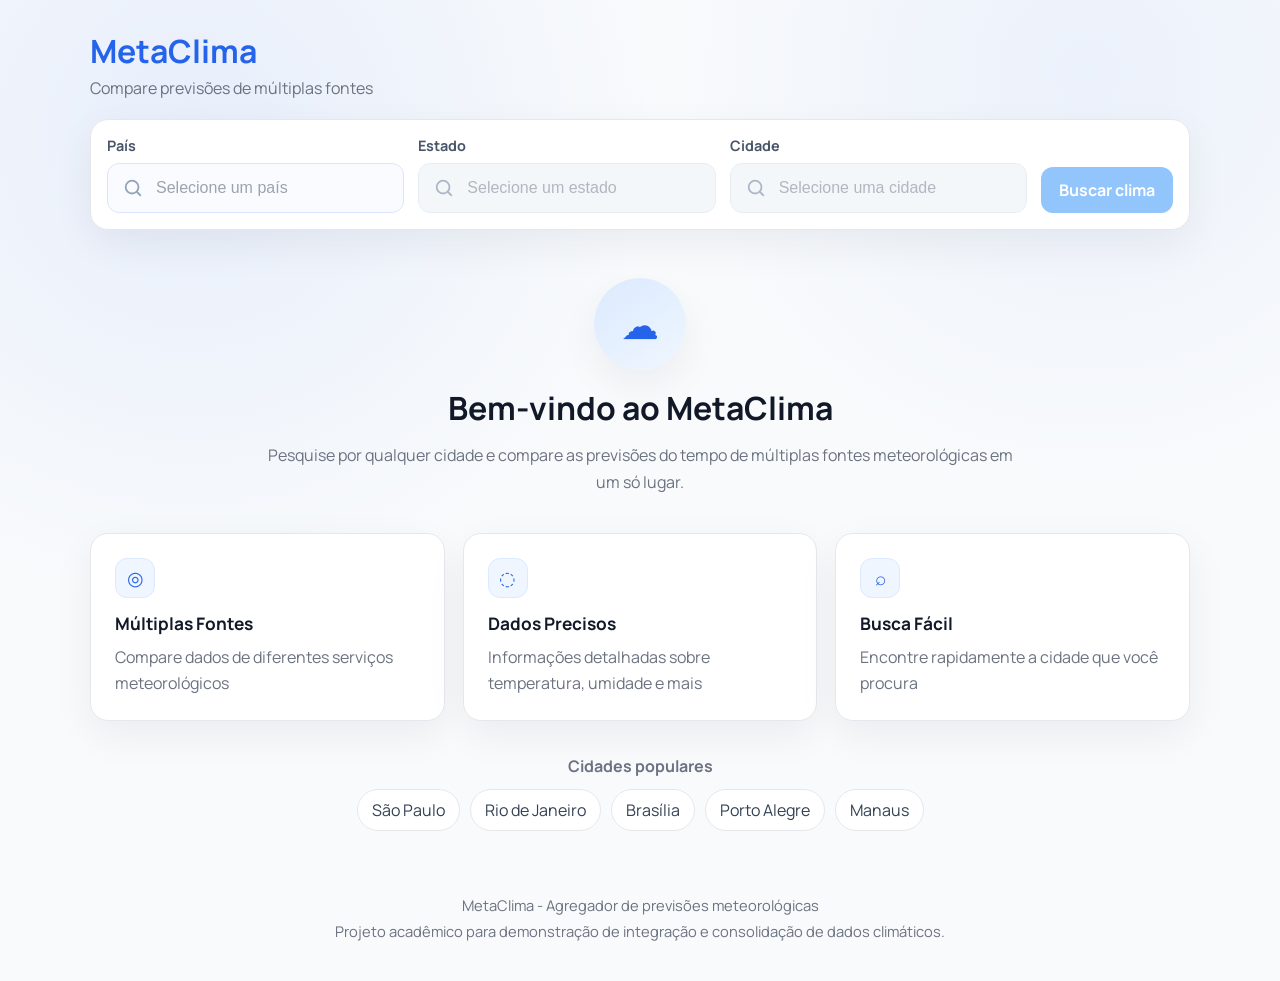
<file: metabuscadorclima-app/index.html>
<!DOCTYPE html>
<html lang="pt-BR">
<head>
  <meta charset="UTF-8" />
  <meta name="viewport" content="width=device-width, initial-scale=1.0" />
  <title>MetaClima | Metabuscador de Clima</title>
  <link rel="preconnect" href="https://fonts.googleapis.com" />
  <link rel="preconnect" href="https://fonts.gstatic.com" crossorigin />
  <link href="https://fonts.googleapis.com/css2?family=Manrope:wght@400;500;600;700;800&display=swap" rel="stylesheet" />
  <link rel="stylesheet" href="./css/style.css" />
  <link rel="stylesheet" href="./css/responsive.css" />
</head>
<body>
  <div class="page-bg" aria-hidden="true"></div>

  <header class="top-header container">
    <div>
      <h1 class="brand">MetaClima</h1>
      <p class="subtitle">Compare previsões de múltiplas fontes</p>
    </div>
  </header>

  <main class="container">
    <section class="search-section" aria-label="Busca de cidade">
      <form id="searchForm" class="search-form" autocomplete="off">
        <div class="search-field">
          <label for="countryInput" class="search-label">País</label>
          <div class="combo-box" data-combobox="country">
            <div class="search-input-wrap">
              <span class="search-icon" aria-hidden="true">
                <svg width="22" height="22" viewBox="0 0 24 24" fill="none" xmlns="http://www.w3.org/2000/svg">
                  <circle cx="11" cy="11" r="7" stroke="currentColor" stroke-width="2"/>
                  <path d="M20 20L16.65 16.65" stroke="currentColor" stroke-width="2" stroke-linecap="round"/>
                </svg>
              </span>
              <input
                id="countryInput"
                name="country"
                type="text"
                placeholder="Selecione um país"
                role="combobox"
                aria-expanded="false"
                aria-autocomplete="list"
                aria-controls="countryDropdown"
                autocomplete="off"
              />
            </div>
            <div id="countryDropdown" class="combo-dropdown hidden" role="listbox"></div>
          </div>
        </div>

        <div class="search-field">
          <label for="stateInput" class="search-label">Estado</label>
          <div class="combo-box" data-combobox="state">
            <div class="search-input-wrap is-disabled">
              <span class="search-icon" aria-hidden="true">
                <svg width="22" height="22" viewBox="0 0 24 24" fill="none" xmlns="http://www.w3.org/2000/svg">
                  <circle cx="11" cy="11" r="7" stroke="currentColor" stroke-width="2"/>
                  <path d="M20 20L16.65 16.65" stroke="currentColor" stroke-width="2" stroke-linecap="round"/>
                </svg>
              </span>
              <input
                id="stateInput"
                name="state"
                type="text"
                placeholder="Selecione um estado"
                role="combobox"
                aria-expanded="false"
                aria-autocomplete="list"
                aria-controls="stateDropdown"
                autocomplete="off"
                disabled
              />
            </div>
            <div id="stateDropdown" class="combo-dropdown hidden" role="listbox"></div>
          </div>
        </div>

        <div class="search-field">
          <label for="cityInput" class="search-label">Cidade</label>
          <div class="combo-box" data-combobox="city">
            <div class="search-input-wrap is-disabled">
              <span class="search-icon" aria-hidden="true">
                <svg width="22" height="22" viewBox="0 0 24 24" fill="none" xmlns="http://www.w3.org/2000/svg">
                  <circle cx="11" cy="11" r="7" stroke="currentColor" stroke-width="2"/>
                  <path d="M20 20L16.65 16.65" stroke="currentColor" stroke-width="2" stroke-linecap="round"/>
                </svg>
              </span>
              <input
                id="cityInput"
                name="city"
                type="text"
                placeholder="Selecione uma cidade"
                role="combobox"
                aria-expanded="false"
                aria-autocomplete="list"
                aria-controls="cityDropdown"
                autocomplete="off"
                disabled
              />
            </div>
            <div id="cityDropdown" class="combo-dropdown hidden" role="listbox"></div>
          </div>
        </div>

        <button id="searchButton" type="submit" class="btn-primary" disabled>Buscar clima</button>
      </form>
    </section>

    <section id="heroState" class="hero-state" aria-live="polite">
      <div class="hero-icon" aria-hidden="true">☁</div>
      <h2>Bem-vindo ao MetaClima</h2>
      <p>
        Pesquise por qualquer cidade e compare as previsões do tempo de múltiplas fontes
        meteorológicas em um só lugar.
      </p>

      <div class="info-cards" role="list">
        <article class="info-card" role="listitem">
          <div class="card-icon">◎</div>
          <h3>Múltiplas Fontes</h3>
          <p>Compare dados de diferentes serviços meteorológicos</p>
        </article>
        <article class="info-card" role="listitem">
          <div class="card-icon">◌</div>
          <h3>Dados Precisos</h3>
          <p>Informações detalhadas sobre temperatura, umidade e mais</p>
        </article>
        <article class="info-card" role="listitem">
          <div class="card-icon">⌕</div>
          <h3>Busca Fácil</h3>
          <p>Encontre rapidamente a cidade que você procura</p>
        </article>
      </div>

      <section class="popular-cities" aria-label="Cidades populares">
        <h3>Cidades populares</h3>
        <div class="chips">
          <button type="button" class="chip" data-country="Brasil" data-state="São Paulo" data-city="São Paulo">São Paulo</button>
          <button type="button" class="chip" data-country="Brasil" data-state="Rio de Janeiro" data-city="Rio de Janeiro">Rio de Janeiro</button>
          <button type="button" class="chip" data-country="Brasil" data-state="Distrito Federal" data-city="Brasília">Brasília</button>
          <button type="button" class="chip" data-country="Brasil" data-state="Rio Grande do Sul" data-city="Porto Alegre">Porto Alegre</button>
          <button type="button" class="chip" data-country="Brasil" data-state="Amazonas" data-city="Manaus">Manaus</button>
        </div>
      </section>
    </section>

    <section id="loadingState" class="loading-state hidden" aria-live="polite" aria-label="Carregando dados">
      <div class="spinner"></div>
      <p>Consultando Open-Meteo e WeatherAPI...</p>
      <div class="skeleton-grid">
        <div class="skeleton-card"></div>
        <div class="skeleton-card"></div>
        <div class="skeleton-card"></div>
      </div>
    </section>

    <section id="errorState" class="error-state hidden" aria-live="assertive">
      <h2>Não foi possível concluir a busca</h2>
      <p id="errorMessage">Ocorreu um erro ao consultar as fontes climáticas.</p>
      <button id="retryBtn" type="button" class="btn-secondary">Tentar novamente</button>
    </section>

    <section id="resultsState" class="results-state hidden" aria-live="polite">
      <div id="resultHeader" class="result-header"></div>
      <div id="sourcesSummary" class="result-summary"></div>
      <div id="sourcesCards" class="weather-cards-grid"></div>
      <div class="result-actions">
        <button id="backSearchButton" type="button" class="back-search-button">Buscar outra cidade</button>
      </div>
    </section>
  </main>

  <footer class="site-footer container">
    <p>MetaClima - Agregador de previsões meteorológicas</p>
    <p>Projeto acadêmico para demonstração de integração e consolidação de dados climáticos.</p>
  </footer>

  <script src="./js/config.js"></script>
  <script src="./js/utils.js"></script>
  <script src="./js/api.js"></script>
  <script src="./js/ui.js"></script>
  <script src="./js/search-select.js"></script>
  <script src="./js/app.js"></script>
</body>
</html>
</file>
<file: metabuscadorclima-app/css/style.css>
:root {
  --color-primary: #2563eb;
  --color-primary-strong: #1d4ed8;
  --color-bg: #f8fafc;
  --color-surface: #ffffff;
  --color-border: #e5e7eb;
  --color-text: #111827;
  --color-muted: #6b7280;
  --shadow-soft: 0 14px 40px rgba(15, 23, 42, 0.06);
  --radius-lg: 18px;
}

* {
  box-sizing: border-box;
}

body {
  margin: 0;
  font-family: "Manrope", sans-serif;
  background: var(--color-bg);
  color: var(--color-text);
  min-height: 100vh;
}

.page-bg {
  position: fixed;
  inset: 0;
  z-index: -1;
  background:
    radial-gradient(circle at 15% 15%, rgba(37, 99, 235, 0.08), transparent 35%),
    radial-gradient(circle at 85% 8%, rgba(37, 99, 235, 0.06), transparent 30%),
    var(--color-bg);
}

.container {
  width: min(1100px, calc(100% - 40px));
  margin: 0 auto;
}

.top-header {
  padding: 34px 0 20px;
}

.brand {
  margin: 0;
  color: var(--color-primary);
  font-size: 2rem;
  line-height: 1.1;
}

.subtitle {
  margin: 8px 0 0;
  color: var(--color-muted);
  font-size: 1rem;
}

.search-section {
  margin-bottom: 38px;
}

.search-form {
  display: grid;
  grid-template-columns: repeat(3, minmax(0, 1fr)) auto;
  gap: 14px;
  align-items: end;
  background: var(--color-surface);
  border: 1px solid var(--color-border);
  border-radius: var(--radius-lg);
  padding: 16px;
  box-shadow: var(--shadow-soft);
}

.search-field {
  min-width: 0;
}

.search-label {
  display: block;
  margin: 0 0 8px;
  color: #475569;
  font-size: 0.9rem;
  font-weight: 700;
}

.combo-box {
  position: relative;
}

.search-input-wrap {
  display: flex;
  align-items: center;
  gap: 10px;
  background: #f9fbff;
  border: 1px solid #dbe5ff;
  border-radius: 12px;
  padding: 0 14px;
  transition: border-color 0.2s ease, box-shadow 0.2s ease, background 0.2s ease;
}

.search-input-wrap:focus-within {
  border-color: #93c5fd;
  box-shadow: 0 0 0 4px rgba(37, 99, 235, 0.1);
}

.search-input-wrap.is-disabled {
  background: #f1f5f9;
  border-color: #e2e8f0;
  opacity: 0.78;
}

.search-icon {
  color: #94a3b8;
  display: inline-flex;
}

.combo-box input {
  width: 100%;
  border: none;
  background: transparent;
  height: 48px;
  font-size: 1rem;
  color: var(--color-text);
  outline: none;
}

.combo-box input::placeholder {
  color: #9ca3af;
}

.combo-box input:disabled {
  cursor: not-allowed;
}

.combo-dropdown {
  position: absolute;
  top: calc(100% + 8px);
  left: 0;
  right: 0;
  z-index: 20;
  max-height: 240px;
  overflow-y: auto;
  background: #fff;
  border: 1px solid #dbe5ff;
  border-radius: 14px;
  box-shadow: 0 18px 40px rgba(15, 23, 42, 0.12);
  padding: 8px;
}

.combo-option {
  width: 100%;
  display: block;
  text-align: left;
  padding: 11px 12px;
  border-radius: 10px;
  background: transparent;
  color: #1f2937;
  border: 0;
  transition: background 0.18s ease, color 0.18s ease;
}

.combo-option:hover,
.combo-option.is-active {
  background: #eff6ff;
  color: #1d4ed8;
}

.combo-option.is-selected {
  background: #dbeafe;
  color: #1d4ed8;
  font-weight: 700;
}

.combo-empty {
  padding: 12px;
  color: var(--color-muted);
  font-size: 0.94rem;
}

button {
  font: inherit;
  border: none;
  cursor: pointer;
}

.btn-primary,
.btn-secondary {
  padding: 12px 18px;
  border-radius: 12px;
  font-weight: 700;
  transition: 0.2s ease;
}

.btn-primary {
  background: var(--color-primary);
  color: #fff;
}

.btn-primary:hover {
  background: var(--color-primary-strong);
}

.btn-primary:disabled {
  background: #93c5fd;
  cursor: not-allowed;
  box-shadow: none;
}

.btn-secondary {
  background: #eff6ff;
  color: var(--color-primary);
  border: 1px solid #bfdbfe;
}

.btn-secondary:hover {
  background: #dbeafe;
}

button:focus-visible,
.combo-box input:focus-visible,
.chip:focus-visible {
  outline: 3px solid rgba(37, 99, 235, 0.35);
  outline-offset: 2px;
}

.hero-state {
  text-align: center;
  padding: 10px 0 30px;
}

.hero-icon {
  width: 92px;
  height: 92px;
  border-radius: 50%;
  display: grid;
  place-items: center;
  margin: 0 auto 16px;
  background: linear-gradient(145deg, #dbeafe, #eff6ff);
  color: var(--color-primary);
  font-size: 2.4rem;
  box-shadow: var(--shadow-soft);
}

.hero-state h2 {
  margin: 0;
  font-size: clamp(1.7rem, 2.5vw, 2.15rem);
}

.hero-state > p {
  margin: 12px auto 0;
  max-width: 760px;
  color: var(--color-muted);
  line-height: 1.65;
}

.info-cards {
  margin-top: 38px;
  display: grid;
  grid-template-columns: repeat(3, 1fr);
  gap: 18px;
}

.info-card {
  background: var(--color-surface);
  border: 1px solid var(--color-border);
  border-radius: var(--radius-lg);
  padding: 24px;
  text-align: left;
  box-shadow: var(--shadow-soft);
  transition: transform 0.2s ease, box-shadow 0.2s ease;
}

.info-card:hover {
  transform: translateY(-3px);
  box-shadow: 0 18px 36px rgba(15, 23, 42, 0.1);
}

.card-icon {
  width: 40px;
  height: 40px;
  border-radius: 12px;
  display: grid;
  place-items: center;
  margin-bottom: 14px;
  background: #eff6ff;
  color: var(--color-primary);
  font-size: 1.2rem;
  border: 1px solid #dbeafe;
}

.info-card h3 {
  margin: 0;
  font-size: 1.08rem;
}

.info-card p {
  margin: 10px 0 0;
  color: var(--color-muted);
  line-height: 1.6;
}

.popular-cities {
  margin-top: 34px;
}

.popular-cities h3 {
  margin: 0 0 12px;
  font-size: 1rem;
  color: var(--color-muted);
  font-weight: 700;
}

.chips {
  display: flex;
  justify-content: center;
  flex-wrap: wrap;
  gap: 10px;
}

.chip {
  border: 1px solid var(--color-border);
  background: #fff;
  color: #334155;
  border-radius: 999px;
  padding: 9px 14px;
  transition: 0.2s ease;
}

.chip:hover {
  border-color: #93c5fd;
  color: #1d4ed8;
  background: #eff6ff;
}

.loading-state,
.error-state,
.results-state {
  margin: 20px 0 24px;
  background: var(--color-surface);
  border: 1px solid var(--color-border);
  border-radius: var(--radius-lg);
  box-shadow: var(--shadow-soft);
  padding: 26px;
}

.loading-state {
  text-align: center;
}

.spinner {
  width: 46px;
  height: 46px;
  margin: 0 auto 14px;
  border: 4px solid #dbeafe;
  border-top-color: var(--color-primary);
  border-radius: 50%;
  animation: spin 0.85s linear infinite;
}

.skeleton-grid {
  margin-top: 18px;
  display: grid;
  grid-template-columns: repeat(3, 1fr);
  gap: 14px;
}

.skeleton-card {
  height: 110px;
  border-radius: 12px;
  background: linear-gradient(100deg, #f1f5f9 20%, #e2e8f0 50%, #f1f5f9 80%);
  background-size: 200% 100%;
  animation: shimmer 1.2s infinite;
}

.error-state {
  text-align: center;
}

.error-state h2 {
  margin-top: 0;
}

.error-state p {
  color: var(--color-muted);
}

.results-heading {
  margin-bottom: 18px;
}

.results-heading h2 {
  margin: 0;
}

.results-heading p {
  margin: 8px 0 0;
  color: var(--color-muted);
}

.result-card {
  background: #fff;
  border: 1px solid var(--color-border);
  border-radius: 14px;
  padding: 18px;
  margin-bottom: 14px;
}

.result-card h3 {
  margin: 0 0 10px;
}

.result-card p {
  margin: 5px 0;
  color: #334155;
}

.consolidated {
  border-color: #bfdbfe;
  background: #f8fbff;
}

.result-header {
  display: flex;
  align-items: flex-start;
  gap: 14px;
  margin-bottom: 14px;
}

.result-location-icon {
  width: 42px;
  height: 42px;
  border-radius: 14px;
  display: grid;
  place-items: center;
  background: linear-gradient(180deg, #eff6ff, #dbeafe);
  color: var(--color-primary);
  border: 1px solid #bfdbfe;
  flex-shrink: 0;
}

.result-city {
  margin: 0;
  font-size: clamp(1.6rem, 2.2vw, 2rem);
  line-height: 1.05;
}

.result-average {
  margin: 8px 0 0;
  color: var(--color-muted);
  font-size: 0.98rem;
}

.result-meta {
  margin: 8px 0 0;
  color: #94a3b8;
  font-size: 0.88rem;
}

.result-summary {
  margin-bottom: 18px;
  color: var(--color-muted);
  font-size: 0.95rem;
}

.weather-cards-grid {
  display: grid;
  grid-template-columns: repeat(3, minmax(0, 1fr));
  gap: 18px;
}

.weather-card {
  background: var(--color-surface);
  border: 1px solid var(--color-border);
  border-radius: 22px;
  box-shadow: var(--shadow-soft);
  padding: 20px;
  transition: transform 0.2s ease, box-shadow 0.2s ease;
}

.weather-card:hover {
  transform: translateY(-2px);
  box-shadow: 0 18px 38px rgba(15, 23, 42, 0.1);
}

.weather-cards-grid .weather-card:first-child {
  border-color: #bfdbfe;
  background: linear-gradient(180deg, #ffffff 0%, #f8fbff 100%);
}

.weather-card-top {
  display: flex;
  justify-content: space-between;
  gap: 16px;
  align-items: flex-start;
}

.weather-card-source {
  margin: 0;
  font-size: 1.03rem;
}

.weather-card-update {
  margin: 6px 0 0;
  color: var(--color-muted);
  font-size: 0.84rem;
}

.weather-card-condition {
  min-width: 96px;
  text-align: right;
}

.weather-card-icon {
  width: 50px;
  height: 50px;
  border-radius: 16px;
  display: inline-grid;
  place-items: center;
  font-size: 1.45rem;
  background: linear-gradient(180deg, #f8fbff, #e0edff);
  border: 1px solid #dbeafe;
}

.weather-card-condition-text {
  margin: 8px 0 0;
  color: #334155;
  font-size: 0.84rem;
  line-height: 1.35;
}

.weather-card-main {
  margin-top: 18px;
}

.weather-card-temperature-line {
  display: flex;
  align-items: flex-end;
  gap: 12px;
}

.weather-card-temperature {
  font-size: clamp(2.4rem, 4vw, 3rem);
  line-height: 0.95;
  font-weight: 800;
  letter-spacing: -0.04em;
}

.weather-card-feels-like {
  color: var(--color-muted);
  font-size: 0.95rem;
  padding-bottom: 6px;
}

.weather-card-range {
  margin: 12px 0 0;
  color: #334155;
  font-size: 0.94rem;
}

.weather-card-divider {
  border: 0;
  border-top: 1px solid var(--color-border);
  margin: 18px 0 16px;
}

.weather-card-details {
  display: grid;
  grid-template-columns: repeat(2, minmax(0, 1fr));
  gap: 14px 12px;
}

.metric-item {
  display: flex;
  gap: 10px;
  align-items: flex-start;
}

.metric-icon {
  width: 34px;
  height: 34px;
  border-radius: 12px;
  display: grid;
  place-items: center;
  background: #f8fafc;
  border: 1px solid #e2e8f0;
  color: #2563eb;
  font-size: 1rem;
  flex-shrink: 0;
}

.metric-label {
  display: block;
  color: var(--color-muted);
  font-size: 0.8rem;
  margin-bottom: 3px;
}

.metric-value {
  display: block;
  color: var(--color-text);
  font-size: 0.94rem;
  font-weight: 700;
}

.result-actions {
  display: flex;
  justify-content: center;
  margin-top: 24px;
}

.back-search-button {
  padding: 13px 22px;
  border-radius: 14px;
  background: #eff6ff;
  color: var(--color-primary);
  border: 1px solid #bfdbfe;
  font-weight: 700;
  transition: 0.2s ease;
}

.back-search-button:hover {
  background: #dbeafe;
}

.hidden {
  display: none;
}

.site-footer {
  text-align: center;
  color: var(--color-muted);
  font-size: 0.92rem;
  padding: 28px 0 34px;
}

.site-footer p {
  margin: 6px 0;
}

.sr-only {
  position: absolute;
  width: 1px;
  height: 1px;
  padding: 0;
  margin: -1px;
  overflow: hidden;
  clip: rect(0, 0, 0, 0);
  border: 0;
}

@keyframes spin {
  to {
    transform: rotate(360deg);
  }
}

@keyframes shimmer {
  0% {
    background-position: 200% 0;
  }
  100% {
    background-position: -200% 0;
  }
}
</file>
<file: metabuscadorclima-app/css/responsive.css>
@media (max-width: 980px) {
  .search-form {
    grid-template-columns: 1fr 1fr;
  }

  #searchButton {
    grid-column: span 2;
  }

  .info-cards {
    grid-template-columns: 1fr 1fr;
  }

  .weather-cards-grid {
    grid-template-columns: 1fr 1fr;
  }
}

@media (max-width: 760px) {
  .top-header {
    padding-top: 24px;
  }

  .brand {
    font-size: 1.7rem;
  }

  .search-form {
    grid-template-columns: 1fr;
    align-items: stretch;
  }

  #searchButton,
  .btn-primary {
    width: 100%;
    grid-column: auto;
  }

  .info-cards,
  .skeleton-grid {
    grid-template-columns: 1fr;
  }

  .weather-cards-grid,
  .weather-card-details {
    grid-template-columns: 1fr;
  }

  .result-header {
    flex-direction: column;
    align-items: flex-start;
  }

  .weather-card-condition {
    text-align: left;
    min-width: 0;
  }

  .weather-card-temperature-line {
    flex-direction: column;
    align-items: flex-start;
    gap: 4px;
  }

  .loading-state,
  .error-state,
  .results-state {
    padding: 18px;
  }
}

@media (max-width: 480px) {
  .container {
    width: min(1100px, calc(100% - 24px));
  }

  .hero-state > p {
    font-size: 0.95rem;
  }

  .weather-cards-grid {
    grid-template-columns: 1fr;
  }

  .site-footer {
    font-size: 0.85rem;
  }
}
</file>
